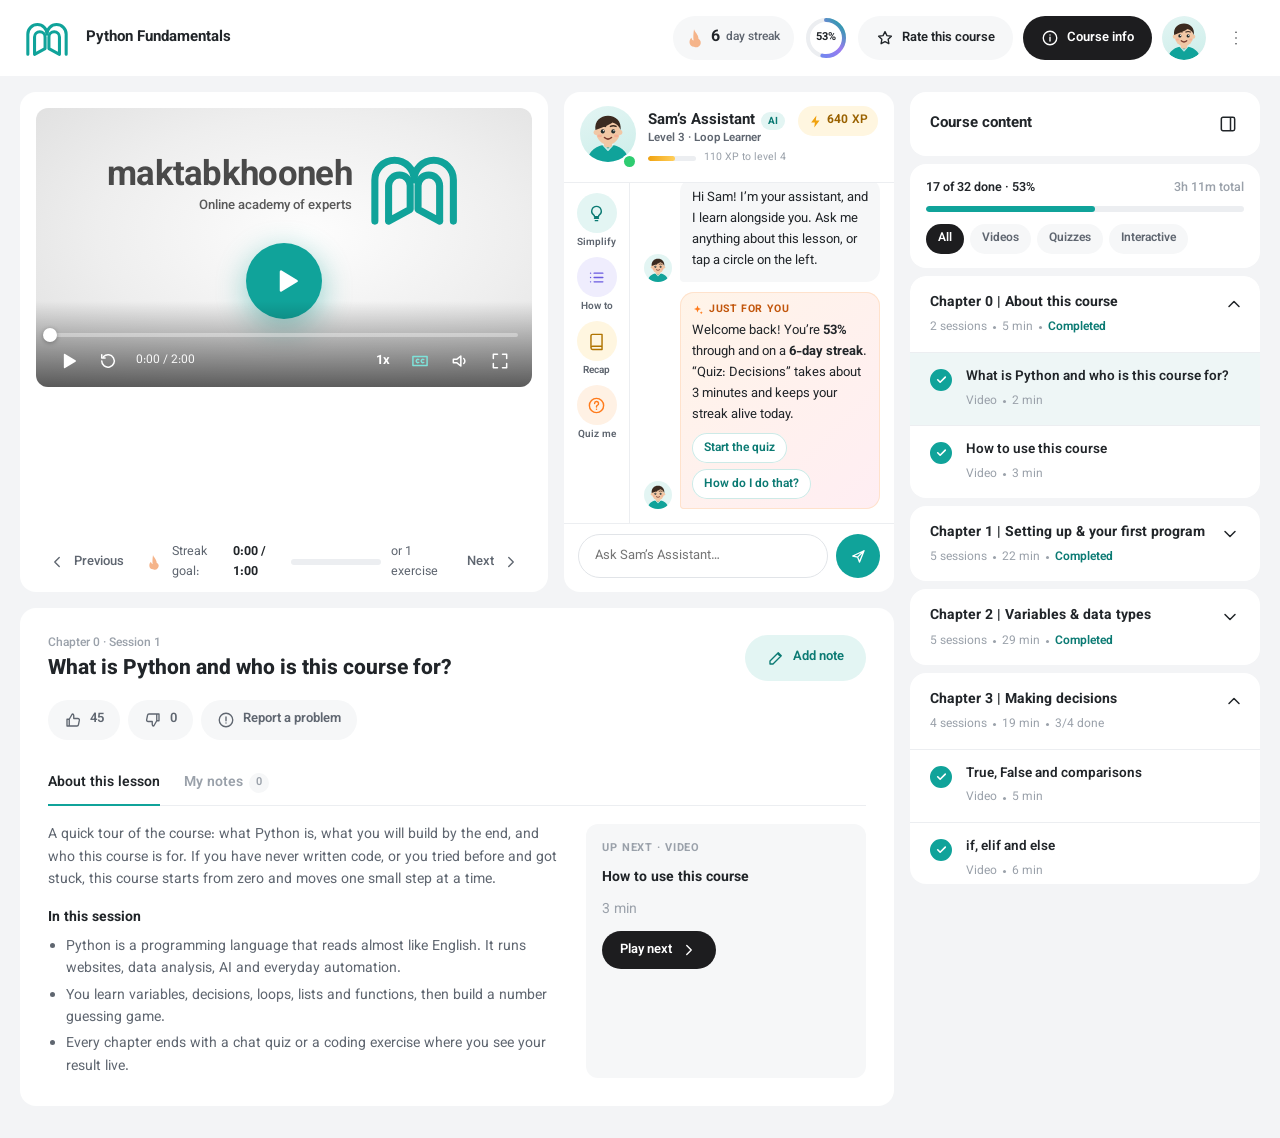
<file: index.html>
<!doctype html>
<html lang="en" dir="ltr">
<head>
  <meta charset="utf-8">
  <meta name="viewport" content="width=device-width, initial-scale=1, viewport-fit=cover">
  <title>Python Fundamentals – Maktabkhooneh</title>
  <link rel="preconnect" href="https://fonts.googleapis.com">
  <link rel="preconnect" href="https://fonts.gstatic.com" crossorigin>
  <link rel="stylesheet" href="https://fonts.googleapis.com/css2?family=Vazirmatn:wght@400;500;600;700;800&display=swap">
  <link rel="stylesheet" href="css/course.css">
</head>
<body data-page="course">

  <!-- ============ Header ============ -->
  <header class="topbar">
    <div class="topbar__start">
      <a class="brand" href="#" aria-label="Maktabkhooneh home">
        <svg class="brand__logo" viewBox="0 0 48 40" aria-hidden="true">
          <path d="M4 37V16a10 10 0 0 1 20 0 10 10 0 0 1 20 0v21" />
          <path d="M11 37V19a5.5 5.5 0 0 1 11 0v12l-11 6" />
          <path d="M37 37V19a5.5 5.5 0 0 0-11 0v12l11 6" />
        </svg>
      </a>
      <h1 class="topbar__title" id="courseTitle">Python Fundamentals</h1>
    </div>

    <div class="topbar__end">
      <div class="streak-wrap">
        <button class="streak-badge" id="streakBadge" type="button" aria-haspopup="dialog" aria-expanded="false">
          <span class="streak-badge__flame" data-icon="flame"></span>
          <span class="streak-badge__count" id="streakCount">6</span>
          <span class="streak-badge__label">day streak</span>
        </button>
        <div class="popover streak-pop" id="streakPop" role="dialog" aria-label="Your learning streak" hidden></div>
      </div>

      <div class="progress-ring" id="progressRing" title="Course progress">
        <svg viewBox="0 0 44 44" aria-hidden="true">
          <defs>
            <linearGradient id="ringGrad" x1="0" y1="0" x2="1" y2="1">
              <stop offset="0" stop-color="#5b8def" />
              <stop offset=".55" stop-color="#9b7bf0" />
              <stop offset="1" stop-color="#10a39a" />
            </linearGradient>
          </defs>
          <circle class="progress-ring__track" cx="22" cy="22" r="18" />
          <circle class="progress-ring__value" id="progressRingValue" cx="22" cy="22" r="18" />
        </svg>
        <span id="progressRingLabel">55%</span>
      </div>

      <button class="pill pill--soft hide-sm" id="rateBtn" type="button">
        <span data-icon="star"></span><span>Rate this course</span>
      </button>
      <button class="pill pill--solid" id="infoBtn" type="button">
        <span data-icon="info"></span><span class="hide-xs">Course info</span>
      </button>
      <button class="icon-btn icon-btn--soft avatar-btn" id="accountBtn" type="button" aria-label="Your profile"><span class="avatar" data-avatar></span></button>

      <div class="menu-wrap">
        <button class="icon-btn" id="menuBtn" type="button" aria-label="More options" aria-haspopup="menu" aria-expanded="false"><span data-icon="dots"></span></button>
        <div class="popover menu" id="menu" role="menu" hidden>
          <a role="menuitem" href="create.html"><span data-icon="sparkles"></span>Create a course with AI</a>
          <button role="menuitem" type="button" data-menu="profile"><span data-icon="user"></span>Edit your character</button>
          <button role="menuitem" type="button" data-menu="rate"><span data-icon="star"></span>Rate this course</button>
          <button role="menuitem" type="button" data-menu="complete"><span data-icon="trophy"></span>Demo: complete everything</button>
          <button role="menuitem" type="button" data-menu="reset"><span data-icon="rewind"></span>Demo: reset progress</button>
        </div>
      </div>
    </div>
  </header>

  <!-- ============ Main layout ============ -->
  <main class="layout">

    <!-- Video -->
    <section class="card video-card" aria-label="Lesson video">
      <div class="player" id="player">
        <div class="player__poster">
          <div class="poster-logo">
            <div class="poster-logo__text">
              <span class="poster-logo__word">maktabkhooneh</span>
              <span class="poster-logo__tag">Online academy of experts</span>
            </div>
            <svg class="poster-logo__mark" viewBox="0 0 48 40" aria-hidden="true">
              <path d="M4 37V16a10 10 0 0 1 20 0 10 10 0 0 1 20 0v21" />
              <path d="M11 37V19a5.5 5.5 0 0 1 11 0v12l-11 6" />
              <path d="M37 37V19a5.5 5.5 0 0 0-11 0v12l11 6" />
            </svg>
          </div>
        </div>
        <p class="player__caption" id="caption" aria-live="polite" hidden></p>
        <button class="player__big-play" id="bigPlay" type="button" aria-label="Play video"><span data-icon="play"></span></button>

        <div class="player__controls">
          <div class="scrub" id="scrub" role="slider" tabindex="0" aria-label="Seek" aria-valuemin="0" aria-valuemax="100" aria-valuenow="0">
            <div class="scrub__fill" id="scrubFill"></div>
            <div class="scrub__knob" id="scrubKnob"></div>
          </div>
          <div class="player__row">
            <button class="ctrl" id="playBtn" type="button" aria-label="Play"><span data-icon="play"></span></button>
            <button class="ctrl" id="rewBtn" type="button" aria-label="Back 10 seconds"><span data-icon="rewind"></span></button>
            <span class="player__time" id="time">0:00 / 2:00</span>
            <span class="spacer"></span>
            <button class="ctrl ctrl--text" id="speedBtn" type="button" aria-label="Playback speed">1x</button>
            <button class="ctrl is-on" id="ccBtn" type="button" aria-label="Captions"><span data-icon="cc"></span></button>
            <button class="ctrl" type="button" aria-label="Volume"><span data-icon="volume"></span></button>
            <button class="ctrl" id="fsBtn" type="button" aria-label="Full screen"><span data-icon="fullscreen"></span></button>
          </div>
        </div>
      </div>

      <div class="video-card__bar">
        <button class="pill pill--ghost" id="prevBtn" type="button"><span data-icon="chevronLeft"></span><span class="hide-xs">Previous</span></button>
        <div class="streak-goal" id="streakGoal"></div>
        <button class="pill pill--ghost" id="nextBtn" type="button"><span class="hide-xs">Next</span><span data-icon="chevronRight"></span></button>
      </div>
    </section>

    <!-- AI assistant -->
    <div class="ai-slot">
      <section class="card ai-card" aria-label="Your AI assistant">
        <div class="ai-head">
          <button class="ai-head__who" id="assistantHead" type="button" aria-label="Edit your assistant’s look">
            <span class="avatar avatar--lg" id="assistantFace" data-avatar data-mood="happy"></span>
          </button>
          <div class="ai-head__text">
            <strong><span data-assistant-name>Sam’s Assistant</span> <span class="ai-badge">AI</span></strong>
            <span class="ai-level" id="levelName">Level 3 · Loop Learner</span>
            <span class="ai-progress">
              <span class="bar bar--xp"><span class="bar__fill" id="levelBar"></span></span>
              <span class="muted" id="levelNext">110 XP to level 4</span>
            </span>
          </div>
          <span class="xp-chip" id="xpChip" title="Learning score"><span data-icon="bolt"></span><b id="xpValue">640</b> XP</span>
        </div>

        <div class="quiz-bar" id="quizBar" hidden></div>

        <div class="ai-body">
          <nav class="ai-rail" id="aiRail" aria-label="Quick help from your assistant">
            <button class="orb orb--brand" type="button" data-orb="simplify"><span class="orb__c"><span data-icon="bulb"></span><i class="orb__dot"></i></span><span class="orb__l">Simplify</span></button>
            <button class="orb orb--violet" type="button" data-orb="howto"><span class="orb__c"><span data-icon="list"></span><i class="orb__dot"></i></span><span class="orb__l">How to</span></button>
            <button class="orb orb--gold" type="button" data-orb="recap"><span class="orb__c"><span data-icon="book"></span><i class="orb__dot"></i></span><span class="orb__l">Recap</span></button>
            <button class="orb orb--flame" type="button" data-orb="quiz"><span class="orb__c"><span data-icon="question"></span><i class="orb__dot"></i></span><span class="orb__l">Quiz me</span></button>
          </nav>
          <div class="ai-feed" id="aiFeed" aria-live="polite"></div>
        </div>

        <form class="ai-input" id="aiForm" autocomplete="off">
          <input id="aiText" type="text" placeholder="Ask your assistant…" aria-label="Message your assistant">
          <button class="send-btn" type="submit" aria-label="Send"><span data-icon="send"></span></button>
        </form>
      </section>
    </div>

    <!-- Lesson details -->
    <section class="card details" aria-label="Lesson details">
      <div class="details__head">
        <div class="details__titles">
          <span class="eyebrow" id="lessonEyebrow">Chapter 0 · Session 1</span>
          <h2 class="details__title" id="lessonTitle">What is Python and who is this course for?</h2>
        </div>
        <button class="pill pill--brand" id="addNoteBtn" type="button"><span data-icon="pencil"></span>Add note</button>
      </div>

      <div class="details__actions">
        <button class="pill pill--outline" id="likeBtn" type="button" aria-pressed="false"><span data-icon="thumbUp"></span><span id="likeCount">45</span></button>
        <button class="pill pill--outline" id="dislikeBtn" type="button" aria-pressed="false"><span data-icon="thumbDown"></span><span id="dislikeCount">0</span></button>
        <button class="pill pill--outline" id="reportBtn" type="button"><span data-icon="alert"></span>Report a problem</button>
      </div>

      <div class="tabs" role="tablist">
        <button class="tab is-active" role="tab" type="button" data-tab="about" aria-selected="true">About this lesson</button>
        <button class="tab" role="tab" type="button" data-tab="notes" aria-selected="false">My notes <span class="tab__count" id="notesCount">0</span></button>
      </div>

      <div class="tab-panel" id="panel-about" role="tabpanel"></div>
      <div class="tab-panel" id="panel-notes" role="tabpanel" hidden>
        <form class="note-form" id="noteForm">
          <label class="note-form__label" for="noteText">Note at <b id="noteStamp">0:00</b></label>
          <textarea id="noteText" rows="3" placeholder="Write what you want to remember from this moment…"></textarea>
          <div class="note-form__row">
            <span class="muted">Notes are saved with the video time.</span>
            <button class="pill pill--solid" type="submit">Save note</button>
          </div>
        </form>
        <ul class="notes" id="notesList"></ul>
      </div>
    </section>

    <!-- Course content sidebar -->
    <aside class="card sidebar" id="sidebar" aria-label="Course content">
      <div class="sidebar__head">
        <h2>Course content</h2>
        <button class="icon-btn" id="collapseAll" type="button" aria-label="Collapse all chapters"><span data-icon="sidebar"></span></button>
      </div>
      <div class="sidebar__summary">
        <div class="sidebar__summary-row">
          <span id="sumText">24 of 44 done</span>
          <span class="muted" id="sumTime">4h 12m total</span>
        </div>
        <div class="bar"><div class="bar__fill" id="sumBar"></div></div>
        <div class="filters" role="group" aria-label="Filter content">
          <button type="button" class="filter is-active" data-filter="all">All</button>
          <button type="button" class="filter" data-filter="video">Videos</button>
          <button type="button" class="filter" data-filter="quiz">Quizzes</button>
          <button type="button" class="filter" data-filter="exercise">Interactive</button>
        </div>
      </div>
      <div class="sidebar__scroll">
        <div class="chapters" id="chapters"></div>
        <div class="onsite" id="onsite"></div>
      </div>
    </aside>
  </main>

  <!-- Modal + toasts -->
  <div class="modal" id="modal" hidden>
    <div class="modal__backdrop" data-close></div>
    <div class="modal__card" role="dialog" aria-modal="true" aria-labelledby="modalTitle">
      <button class="icon-btn modal__close" type="button" aria-label="Close" data-close><span data-icon="close"></span></button>
      <div id="modalBody"></div>
    </div>
  </div>
  <div class="toasts" id="toasts" aria-live="polite"></div>

  <script src="js/core.js"></script>
  <script src="js/course.js"></script>
</body>
</html>
</file>
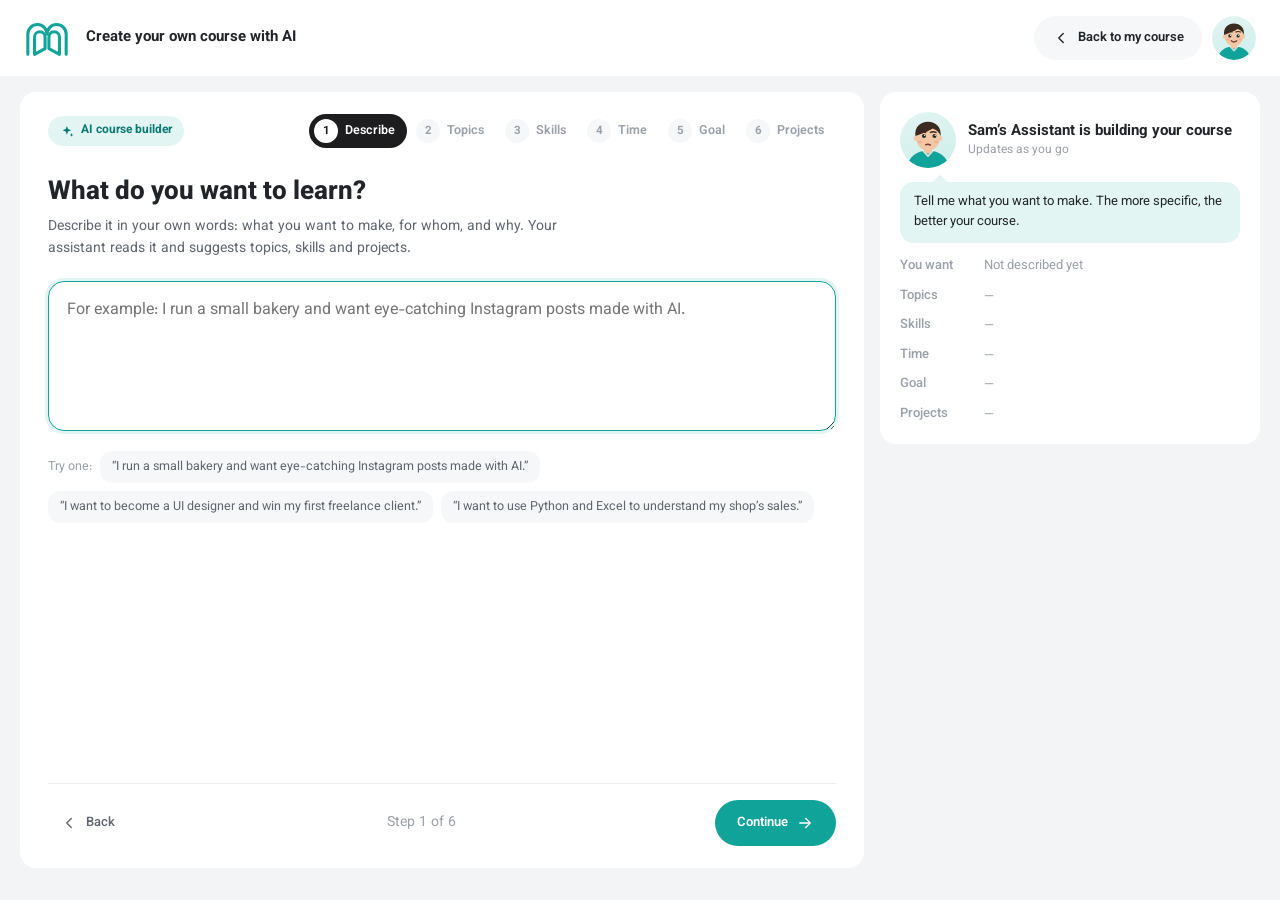
<file: create.html>
<!doctype html>
<html lang="en" dir="ltr">
<head>
  <meta charset="utf-8">
  <meta name="viewport" content="width=device-width, initial-scale=1, viewport-fit=cover">
  <title>Create a Course with AI – Maktabkhooneh</title>
  <link rel="preconnect" href="https://fonts.googleapis.com">
  <link rel="preconnect" href="https://fonts.gstatic.com" crossorigin>
  <link rel="stylesheet" href="https://fonts.googleapis.com/css2?family=Vazirmatn:wght@400;500;600;700;800&display=swap">
  <link rel="stylesheet" href="css/course.css">
  <link rel="stylesheet" href="css/create.css">
</head>
<body data-page="create">

  <header class="topbar">
    <div class="topbar__start">
      <a class="brand" href="index.html" aria-label="Maktabkhooneh home">
        <svg class="brand__logo" viewBox="0 0 48 40" aria-hidden="true">
          <path d="M4 37V16a10 10 0 0 1 20 0 10 10 0 0 1 20 0v21" />
          <path d="M11 37V19a5.5 5.5 0 0 1 11 0v12l-11 6" />
          <path d="M37 37V19a5.5 5.5 0 0 0-11 0v12l11 6" />
        </svg>
      </a>
      <h1 class="topbar__title">Create your own course with AI</h1>
    </div>
    <div class="topbar__end">
      <a class="pill pill--soft" href="index.html"><span data-icon="chevronLeft"></span><span class="hide-xs">Back to my course</span></a>
      <button class="icon-btn icon-btn--soft avatar-btn" id="accountBtn" type="button" aria-label="Your profile"><span class="avatar" data-avatar></span></button>
    </div>
  </header>

  <main class="builder">
    <section class="card wizard" aria-label="Course builder">
      <div class="wizard__top">
        <span class="r-eyebrow"><span data-icon="sparkles"></span>AI course builder</span>
        <ol class="stepper" id="stepper" aria-label="Steps"></ol>
      </div>
      <div class="wizard__body" id="wizBody" aria-live="polite"></div>
      <div class="wizard__foot" id="wizFoot">
        <button class="pill pill--ghost" id="backBtn" type="button"><span data-icon="chevronLeft"></span>Back</button>
        <span class="muted" id="stepCount">Step 1 of 6</span>
        <button class="pill pill--primary" id="nextBtn" type="button">Continue</button>
      </div>
    </section>

    <aside class="card plan" id="plan" aria-label="Your course so far"></aside>
  </main>

  <div class="modal" id="modal" hidden>
    <div class="modal__backdrop" data-close></div>
    <div class="modal__card" role="dialog" aria-modal="true" aria-labelledby="modalTitle">
      <button class="icon-btn modal__close" type="button" aria-label="Close" data-close><span data-icon="close"></span></button>
      <div id="modalBody"></div>
    </div>
  </div>
  <div class="toasts" id="toasts" aria-live="polite"></div>

  <script src="js/core.js"></script>
  <script src="js/create.js"></script>
</body>
</html>
</file>
<file: css/course.css>
/* Course player – Maktabkhooneh visual language (teal brand, soft grey canvas,
   white rounded cards, pill buttons), mirrored for English / LTR. */
:root {
  --bg: #f3f4f6;
  --surface: #ffffff;
  --surface-2: #f6f7f8;
  --line: #eceef1;
  --line-2: #e1e4e8;
  --ink: #212529;
  --ink-2: #5f6670;
  --ink-3: #9aa1aa;
  --brand: #10a39a;
  --brand-600: #0c8c84;
  --brand-ink: #0b7a73;
  --brand-soft: #e3f5f3;
  --row-active: #eef6f6;
  --solid: #1d1d1f;
  --flame: #ff7a1a;
  --flame-soft: #fff1e4;
  --gold: #f0a20f;
  --gold-soft: #fff6e0;
  --danger: #e5484d;
  --danger-soft: #fdeded;
  --radius: 16px;
  --radius-sm: 12px;
  --header-h: 76px;
  --font: "Vazirmatn", system-ui, -apple-system, "Segoe UI", Roboto, Arial, sans-serif;
}

*, *::before, *::after { box-sizing: border-box; }
html { -webkit-text-size-adjust: 100%; }
body {
  margin: 0;
  font-family: var(--font);
  font-size: 14px;
  line-height: 1.6;
  color: var(--ink);
  background: var(--bg);
}
button, input, textarea { font: inherit; color: inherit; }
button { cursor: pointer; background: none; border: 0; padding: 0; }
button:disabled { cursor: not-allowed; }
:focus-visible { outline: 2px solid var(--brand); outline-offset: 2px; }
[hidden] { display: none !important; }
h1, h2, h3, p { margin: 0; }
.muted { color: var(--ink-3); }
[data-icon] { display: inline-flex; }
.spacer { flex: 1; }

.ico { width: 20px; height: 20px; flex: none; display: block; }
.ico path, .ico circle { fill: none; stroke: currentColor; stroke-width: 1.8; stroke-linecap: round; stroke-linejoin: round; }
.ico--fill path { fill: currentColor; stroke: none; }

/* ---------- Header ---------- */
.topbar {
  position: sticky; top: 0; z-index: 30;
  height: var(--header-h);
  display: flex; align-items: center; justify-content: space-between; gap: 16px;
  padding: 0 max(24px, env(safe-area-inset-right)) 0 max(24px, env(safe-area-inset-left));
  background: var(--surface);
}
.topbar__start { display: flex; align-items: center; gap: 16px; min-width: 0; }
.brand { display: flex; }
.brand__logo { width: 46px; height: 40px; }
.brand__logo path, .poster-logo__mark path { fill: none; stroke: var(--brand); stroke-width: 3.2; stroke-linecap: round; stroke-linejoin: round; }
.topbar__title { font-size: 15px; font-weight: 700; white-space: nowrap; overflow: hidden; text-overflow: ellipsis; }
.topbar__end { display: flex; align-items: center; gap: 10px; flex: none; }

.pill {
  display: inline-flex; align-items: center; gap: 8px;
  height: 44px; padding: 0 18px; border-radius: 999px;
  font-size: 13px; font-weight: 600; white-space: nowrap;
  transition: background .15s, color .15s, border-color .15s;
}
.pill .ico { width: 18px; height: 18px; }
.pill--solid { background: var(--solid); color: #fff; }
.pill--solid:hover { background: #000; }
.pill--soft { background: var(--surface-2); }
.pill--soft:hover { background: var(--line); }
.pill--brand { background: var(--brand-soft); color: var(--brand-ink); height: 46px; padding: 0 22px; }
.pill--brand:hover { background: #d3efec; }
.pill--outline { background: var(--surface-2); height: 40px; padding: 0 16px; color: var(--ink-2); }
.pill--outline:hover { background: var(--line); }
.pill--outline[aria-pressed="true"] { background: var(--brand-soft); color: var(--brand-ink); }
.pill--ghost { height: 36px; padding: 0 12px; color: var(--ink-2); font-weight: 500; }
.pill--ghost:hover { background: var(--surface-2); color: var(--ink); }
.pill--primary { background: var(--brand); color: #fff; }
.pill--primary:hover { background: var(--brand-600); }
.pill--primary:disabled { background: var(--line-2); color: var(--ink-3); }

.icon-btn { width: 40px; height: 40px; border-radius: 50%; display: grid; place-items: center; color: var(--ink); }
.icon-btn:hover { background: var(--surface-2); }
.icon-btn--soft { width: 44px; height: 44px; background: var(--surface-2); }

.progress-ring { position: relative; width: 44px; height: 44px; display: grid; place-items: center; font-size: 11px; font-weight: 700; }
.progress-ring svg { position: absolute; inset: 0; transform: rotate(-90deg); }
.progress-ring circle { fill: none; stroke-width: 4; }
.progress-ring__track { stroke: var(--line); }
.progress-ring__value { stroke: url(#ringGrad); stroke-linecap: round; transition: stroke-dashoffset .6s ease; }

/* Streak badge */
.streak-wrap, .menu-wrap { position: relative; }
.streak-badge {
  display: inline-flex; align-items: center; gap: 6px;
  height: 44px; padding: 0 14px 0 10px; border-radius: 999px;
  background: var(--surface-2); color: var(--ink-2); font-weight: 700;
  transition: background .2s, color .2s;
}
.streak-badge:hover { background: var(--line); }
.streak-badge__flame { color: #f5b48a; display: flex; }
.streak-badge__flame .ico { width: 22px; height: 22px; }
.streak-badge__count { font-size: 16px; color: var(--ink); }
.streak-badge__label { font-size: 12px; font-weight: 500; }
.streak-badge.is-lit { background: var(--flame-soft); color: #b8530a; }
.streak-badge.is-lit .streak-badge__flame { color: var(--flame); }
.streak-badge.is-pop { animation: pop .6s ease; }
@keyframes pop { 0%{transform:scale(1)} 40%{transform:scale(1.14)} 100%{transform:scale(1)} }

.popover {
  position: absolute; top: calc(100% + 10px); right: 0; z-index: 40;
  background: var(--surface); border-radius: var(--radius);
  box-shadow: 0 12px 40px rgba(17, 24, 39, .14), 0 0 0 1px var(--line);
}
.menu { min-width: 250px; padding: 8px; display: grid; }
.menu button, .menu a { display: flex; align-items: center; gap: 10px; padding: 10px 12px; border-radius: 10px; text-align: left; font-weight: 500; }
.menu button:hover, .menu a:hover { background: var(--surface-2); }
.menu a { color: inherit; text-decoration: none; }
.menu .ico { width: 18px; height: 18px; color: var(--ink-2); }

.streak-pop { width: 340px; padding: 20px; }
.sp-head { display: flex; align-items: center; gap: 12px; }
.sp-flame { width: 48px; height: 48px; border-radius: 14px; background: var(--flame-soft); color: var(--flame); display: grid; place-items: center; }
.sp-flame .ico { width: 28px; height: 28px; }
.sp-head strong { display: block; font-size: 18px; line-height: 1.3; }
.sp-week { display: grid; grid-template-columns: repeat(7, 1fr); gap: 6px; margin: 18px 0 16px; text-align: center; }
.sp-day { display: grid; gap: 4px; justify-items: center; font-size: 11px; color: var(--ink-3); }
.sp-dot { width: 34px; height: 34px; border-radius: 50%; display: grid; place-items: center; background: var(--surface-2); color: var(--ink-3); }
.sp-dot .ico { width: 18px; height: 18px; }
.sp-day.is-done .sp-dot { background: var(--flame); color: #fff; }
.sp-day.is-today .sp-dot { box-shadow: 0 0 0 2px var(--surface), 0 0 0 4px var(--flame); }
.sp-day.is-today { color: var(--ink); font-weight: 700; }
.sp-goal { background: var(--surface-2); border-radius: var(--radius-sm); padding: 14px; display: grid; gap: 10px; }
.sp-goal__title { font-weight: 700; font-size: 13px; }
.sp-task { display: grid; grid-template-columns: 22px 1fr auto; gap: 8px; align-items: center; font-size: 13px; }
.sp-task .tick { width: 22px; height: 22px; border-radius: 50%; border: 2px solid var(--line-2); display: grid; place-items: center; color: #fff; }
.sp-task.is-done .tick { background: var(--brand); border-color: var(--brand); }
.sp-task .tick .ico { width: 14px; height: 14px; }
.sp-or { font-size: 11px; color: var(--ink-3); text-transform: uppercase; letter-spacing: .08em; padding-left: 30px; }
.sp-foot { margin-top: 12px; font-size: 12px; color: var(--ink-2); }

/* ---------- Layout ---------- */
.layout {
  display: grid;
  grid-template-columns: minmax(0, 1fr) 330px 350px;
  grid-template-areas:
    "video ai side"
    "details details side";
  gap: 16px;
  align-items: start;
  padding: 16px max(20px, env(safe-area-inset-right)) 32px max(20px, env(safe-area-inset-left));
  max-width: 1680px; margin: 0 auto;
}
.card { background: var(--surface); border-radius: var(--radius); }
.video-card { grid-area: video; padding: 16px 16px 10px; align-self: stretch; display: flex; flex-direction: column; }
.ai-slot { grid-area: ai; align-self: stretch; position: relative; min-height: 500px; }
.ai-card { position: absolute; inset: 0; }
.details { grid-area: details; }
.sidebar { grid-area: side; }

/* ---------- Player ---------- */
.player {
  position: relative; aspect-ratio: 16 / 9; max-width: 100%;
  border-radius: var(--radius-sm); overflow: hidden;
  background: radial-gradient(ellipse at 55% 45%, #fdfdfd 0%, #eeeeee 55%, #dedede 100%);
  user-select: none;
  container-type: inline-size;
}
.player__poster { position: absolute; inset: 0; display: grid; place-items: center; }
.poster-logo { display: flex; align-items: center; gap: 3cqw; transform: translateY(-12cqw); }
.poster-logo__mark { width: 19cqw; flex: none; }
.poster-logo__mark path { stroke-width: 3.6; }
.poster-logo__text { display: grid; flex: 1; text-align: right; }
.poster-logo__word { font-size: 7cqw; font-weight: 700; color: #4a4a4a; letter-spacing: -.02em; line-height: 1.1; }
.poster-logo__tag { font-size: 2.65cqw; color: #5a5a5a; font-weight: 500; }
.player.is-playing .player__poster { opacity: .55; transition: opacity .4s; }
.player.is-playing .poster-logo { transform: none; transition: transform .4s; }

.player__caption {
  position: absolute; left: 50%; bottom: 74px; transform: translateX(-50%);
  max-width: 82%; padding: 6px 14px; border-radius: 8px;
  background: rgba(0, 0, 0, .72); color: #fff; font-size: clamp(12px, 1.2vw, 16px); text-align: center; line-height: 1.5;
}
.player__big-play {
  position: absolute; left: 50%; top: 62%; transform: translate(-50%, -50%);
  width: 76px; height: 76px; border-radius: 50%;
  background: var(--brand); color: #fff; display: grid; place-items: center;
  box-shadow: 0 8px 30px rgba(16, 163, 154, .45);
  transition: transform .15s, background .15s;
}
.player__big-play:hover { transform: translate(-50%, -50%) scale(1.06); background: var(--brand-600); }
.player__big-play .ico { width: 30px; height: 30px; margin-left: 4px; }
.player.is-playing .player__big-play { display: none; }

.player__controls {
  position: absolute; left: 0; right: 0; bottom: 0;
  padding: 26px 14px 8px;
  background: linear-gradient(to top, rgba(0, 0, 0, .6), rgba(0, 0, 0, 0));
  color: #fff;
}
.scrub { position: relative; height: 16px; cursor: pointer; display: flex; align-items: center; }
.scrub::before { content: ""; position: absolute; left: 0; right: 0; height: 4px; border-radius: 4px; background: rgba(255, 255, 255, .35); }
.scrub__fill { position: absolute; left: 0; height: 4px; border-radius: 4px; background: var(--brand); width: 0; }
.scrub__knob { position: absolute; width: 14px; height: 14px; border-radius: 50%; background: #fff; transform: translateX(-50%); left: 0; box-shadow: 0 1px 4px rgba(0,0,0,.3); }
.player__row { display: flex; align-items: center; gap: 4px; }
.ctrl { width: 36px; height: 36px; border-radius: 8px; display: grid; place-items: center; color: #fff; }
.ctrl:hover { background: rgba(255, 255, 255, .15); }
.ctrl--text { width: auto; padding: 0 8px; font-weight: 700; font-size: 13px; }
.ctrl.is-on { color: #7ee3da; }
.player__time { font-size: 12px; font-variant-numeric: tabular-nums; padding-left: 6px; opacity: .95; }
.player:fullscreen { border-radius: 0; }

.video-card__bar { display: flex; align-items: center; gap: 8px; padding-top: 10px; margin-top: auto; }
.streak-goal { flex: 1; min-width: 0; display: flex; align-items: center; justify-content: center; gap: 10px; font-size: 12.5px; color: var(--ink-2); }
.streak-goal .ico { width: 18px; height: 18px; color: #f5b48a; }
.streak-goal.is-done .ico { color: var(--flame); }
.streak-goal .mini-bar { width: 90px; height: 6px; border-radius: 6px; background: var(--line); overflow: hidden; flex: none; }
.streak-goal .mini-bar i { display: block; height: 100%; background: var(--flame); border-radius: 6px; transition: width .3s; }
.streak-goal b { color: var(--ink); font-variant-numeric: tabular-nums; }

/* ---------- AI assistant ---------- */
.ai-card { display: flex; flex-direction: column; overflow: hidden; }
.ai-head { display: flex; align-items: center; gap: 12px; padding: 14px 16px 12px; }
.ai-head__text { display: grid; line-height: 1.35; flex: 1; min-width: 0; }
.ai-head__text strong { font-size: 15px; display: flex; align-items: center; gap: 6px; }
.ai-badge { height: 18px; padding: 0 7px; border-radius: 999px; background: var(--brand-soft); color: var(--brand-ink); font-size: 10px; font-weight: 700; display: inline-grid; place-items: center; white-space: nowrap; }
.ai-level { font-size: 11.5px; font-weight: 600; color: var(--ink-2); white-space: nowrap; overflow: hidden; text-overflow: ellipsis; }
.ai-progress { display: flex; align-items: center; gap: 8px; margin-top: 4px; font-size: 10.5px; white-space: nowrap; }
.xp-chip { display: inline-flex; align-items: center; gap: 4px; height: 30px; padding: 0 10px; border-radius: 999px; background: var(--gold-soft); color: #9a6200; font-size: 12px; font-weight: 600; align-self: flex-start; }
.xp-chip .ico { width: 15px; height: 15px; color: var(--gold); }
.xp-chip b { font-variant-numeric: tabular-nums; }
.xp-chip.is-pop { animation: pop .5s ease; }
.bar { height: 6px; border-radius: 6px; background: var(--line); overflow: hidden; }
.bar__fill { display: block; height: 100%; border-radius: 6px; background: var(--brand); width: 0; transition: width .5s ease; }
.bar--xp { flex: 1; height: 5px; }
.bar--xp .bar__fill { background: linear-gradient(90deg, var(--gold), #ffcf5c); }

/* The assistant: a 2D character of the learner */
.avatar { display: inline-grid; flex: none; overflow: hidden; border-radius: 50%; }
.avatar__svg { width: 100%; height: 100%; display: block; }
.avatar--lg { width: 56px; height: 56px; background: linear-gradient(160deg, #e3f5f3, #cdeeea); }
.avatar--sm { width: 28px; height: 28px; background: var(--brand-soft); }
.avatar--xl { width: 112px; height: 112px; background: linear-gradient(160deg, #e3f5f3, #cdeeea); }
.ai-head__who { position: relative; border-radius: 50%; flex: none; }
.ai-head__who::after { content: ""; position: absolute; right: 1px; bottom: 3px; width: 11px; height: 11px; border-radius: 50%; background: #2ecc71; box-shadow: 0 0 0 2px var(--surface); }
.ai-head__who:hover .avatar { box-shadow: 0 0 0 3px var(--brand-soft); }
.a-arc, .a-line, .a-zz, .a-mouth { display: none; }
.a-mouth--happy { display: inline; }
.a-open { transform-origin: 32px 29px; animation: a-blink 5s infinite; }
.a-pupils { transition: transform .3s ease; }
.avatar--sm .a-open { animation: none; }
[data-mood="think"] .a-pupils { transform: translate(1.4px, -1.6px); }
[data-mood="think"] .a-mouth--happy, [data-mood="cheer"] .a-mouth--happy, [data-mood="sleepy"] .a-mouth--happy { display: none; }
[data-mood="think"] .a-mouth--think { display: inline; }
[data-mood="cheer"] .a-mouth--cheer { display: inline; }
[data-mood="cheer"] .a-open, [data-mood="sleepy"] .a-open { display: none; }
[data-mood="cheer"] .a-arc { display: inline; }
[data-mood="sleepy"] .a-line, [data-mood="sleepy"] .a-zz, [data-mood="sleepy"] .a-mouth--sleepy { display: inline; }
[data-mood="cheer"] .avatar__svg { animation: a-hop .5s ease 2; }
[data-mood="sleepy"] .avatar__svg { animation: a-sway 3s ease-in-out infinite; transform-origin: 50% 90%; }
@keyframes a-blink { 0%, 93%, 100% { transform: scaleY(1); } 96% { transform: scaleY(.1); } }
@keyframes a-hop { 0%, 100% { transform: translateY(0); } 40% { transform: translateY(-3px); } }
@keyframes a-sway { 0%, 100% { transform: rotate(-3deg); } 50% { transform: rotate(3deg); } }
.avatar-btn { padding: 0; overflow: hidden; }
.avatar-btn .avatar { width: 100%; height: 100%; background: linear-gradient(160deg, #e3f5f3, #cdeeea); }

/* Quiz in progress, shown above the chat */
.quiz-bar { display: flex; align-items: center; gap: 10px; margin: 0 14px 10px; padding: 8px 8px 8px 10px; border-radius: 12px; background: #efedfd; color: #4b3dbb; animation: rise .25s ease; }
.quiz-bar__ic { width: 30px; height: 30px; border-radius: 9px; background: #fff; display: grid; place-items: center; flex: none; }
.quiz-bar__ic .ico { width: 17px; height: 17px; }
.quiz-bar__t { display: grid; line-height: 1.3; flex: 1; min-width: 0; font-size: 12px; }
.quiz-bar__t b { font-size: 12.5px; white-space: nowrap; overflow: hidden; text-overflow: ellipsis; }
.quiz-bar__dots { display: flex; gap: 4px; }
.quiz-bar__dots i { width: 8px; height: 8px; border-radius: 50%; background: #d6d1fa; }
.quiz-bar__dots i.is-done { background: #6a5ae0; }
.quiz-bar__dots i.is-now { background: #fff; box-shadow: 0 0 0 2px #6a5ae0; }
.quiz-bar__x { width: 28px; height: 28px; border-radius: 50%; display: grid; place-items: center; color: #6a5ae0; }
.quiz-bar__x:hover { background: #fff; }
.quiz-bar__x .ico { width: 14px; height: 14px; }

/* Help circles beside the chat */
.ai-body { flex: 1; min-height: 0; display: flex; border-top: 1px solid var(--line); }
.ai-rail { flex: none; width: 66px; display: flex; flex-direction: column; align-items: center; gap: 8px; padding: 10px 0; border-right: 1px solid var(--line); overflow-y: auto; scrollbar-width: none; }
.orb { display: grid; justify-items: center; gap: 3px; font-size: 10px; line-height: 1.3; font-weight: 600; color: var(--ink-2); }
.orb__c { position: relative; width: 40px; height: 40px; border-radius: 50%; display: grid; place-items: center; transition: transform .15s; }
.orb:hover .orb__c { transform: scale(1.08); }
.orb:hover .orb__l { color: var(--ink); }
.orb__c .ico { width: 19px; height: 19px; }
.orb--flame .orb__c { background: var(--flame-soft); color: var(--flame); }
.orb--brand .orb__c { background: var(--brand-soft); color: var(--brand-ink); }
.orb--violet .orb__c { background: #efedfd; color: #6a5ae0; }
.orb--gold .orb__c { background: var(--gold-soft); color: #b07400; }
.orb__dot { position: absolute; top: 0; right: 0; width: 11px; height: 11px; border-radius: 50%; background: var(--danger); box-shadow: 0 0 0 2px var(--surface); display: none; }
.orb.has-dot .orb__dot { display: block; }
.orb.has-dot .orb__c { animation: orb-pulse 1.8s ease-out infinite; }
@keyframes orb-pulse { 0% { box-shadow: 0 0 0 0 currentColor; } 70%, 100% { box-shadow: 0 0 0 8px transparent; } }

.ai-feed { flex: 1; min-width: 0; min-height: 0; overflow-y: auto; padding: 14px 14px; display: flex; flex-direction: column; gap: 10px; scroll-behavior: smooth; }
.msg { max-width: 92%; padding: 10px 12px; border-radius: 14px; font-size: 13px; line-height: 1.6; animation: rise .25s ease; }
@keyframes rise { from { transform: translateY(6px); opacity: .4; } to { transform: none; opacity: 1; } }
.msg-row { display: flex; align-items: flex-end; gap: 8px; animation: rise .25s ease; }
.msg-row .msg { max-width: calc(100% - 34px); animation: none; }
.msg--ai { background: var(--surface-2); border-bottom-left-radius: 4px; }
.msg__title { display: flex; align-items: center; gap: 6px; font-weight: 700; margin-bottom: 2px; }
.msg__title .ico { width: 16px; height: 16px; }
.msg__title--flame .ico { color: var(--flame); }
.msg__title--brand .ico { color: var(--brand); }
.msg__title--quiz { color: #4b3dbb; }
.msg__title--quiz .ico { color: #6a5ae0; }
.msg code { font-family: "JetBrains Mono", ui-monospace, SFMono-Regular, Menlo, monospace; font-size: .92em; padding: 1px 5px; border-radius: 5px; background: rgba(17, 24, 39, .07); }
.msg pre { margin: 8px 0 4px; padding: 10px 12px; border-radius: 10px; background: #13201f; color: #d8f3ef; overflow-x: auto; font-size: 12px; line-height: 1.55; }
.msg pre code { background: none; padding: 0; color: inherit; font-size: inherit; }
.msg ol { margin: 6px 0 0; padding-left: 20px; display: grid; gap: 3px; }

/* Motivation from the learner’s behaviour: its own colour, with suggested next steps */
.msg--coach { background: linear-gradient(135deg, #fff4e8 0%, #ffeef3 100%); border-bottom-left-radius: 4px; box-shadow: inset 0 0 0 1px #ffe2cc; }
.msg__label { display: flex; align-items: center; gap: 5px; font-size: 10.5px; font-weight: 700; letter-spacing: .06em; text-transform: uppercase; color: #c2560c; margin-bottom: 3px; }
.msg__label .ico { width: 12px; height: 12px; color: var(--flame); }
.msg__actions--rec button { background: #fff; color: #9a3f06; box-shadow: inset 0 0 0 1px #ffd2b0; }
.msg__actions--rec button:hover { background: #fff1e4; }

/* Chat quiz */
.msg--question { background: #f3f1fe; box-shadow: inset 0 0 0 1px #e1dcfc; }
.q-num { display: block; font-size: 10.5px; font-weight: 700; letter-spacing: .06em; text-transform: uppercase; color: #6a5ae0; margin-bottom: 2px; }
.msg--question .msg__actions button { color: #4b3dbb; box-shadow: inset 0 0 0 1px #d6d1fa; }
.msg--question .msg__actions button:hover { background: #fff; box-shadow: inset 0 0 0 1px #6a5ae0; }
.quiz-result { display: flex; align-items: baseline; gap: 8px; padding: 8px 12px; margin-bottom: 6px; border-radius: 10px; }
.quiz-result b { font-size: 22px; font-weight: 800; font-variant-numeric: tabular-nums; }
.quiz-result span { font-size: 12px; font-weight: 600; }
.quiz-result.is-pass { background: var(--brand-soft); color: var(--brand-ink); }
.quiz-result.is-fail { background: var(--danger-soft); color: var(--danger); }
.msg--user { background: var(--brand); color: #fff; border-bottom-right-radius: 4px; align-self: flex-end; }
.msg ul { margin: 6px 0 0; padding-left: 18px; }
.msg__actions { display: flex; flex-wrap: wrap; gap: 6px; margin-top: 8px; }
.msg__actions button {
  min-height: 30px; padding: 5px 12px; border-radius: 15px; font-size: 12px; font-weight: 600; line-height: 1.35; text-align: left;
  background: var(--surface); color: var(--brand-ink); box-shadow: inset 0 0 0 1px #cdeae7;
}
.msg__actions button:hover { background: var(--brand-soft); }
.msg__actions button.is-right { background: var(--brand); color: #fff; box-shadow: none; }
.msg__actions button.is-wrong { background: var(--danger-soft); color: var(--danger); box-shadow: none; }
.msg__actions button:disabled { cursor: default; }

.typing { display: inline-flex; gap: 4px; padding: 12px 14px; }
.typing i { width: 6px; height: 6px; border-radius: 50%; background: var(--ink-3); animation: blink 1s infinite; }
.typing i:nth-child(2) { animation-delay: .15s; }
.typing i:nth-child(3) { animation-delay: .3s; }
@keyframes blink { 0%, 80%, 100% { opacity: .25; } 40% { opacity: 1; } }

.ai-input { display: flex; gap: 8px; padding: 10px 14px 14px; border-top: 1px solid var(--line); }
.ai-input input { flex: 1; min-width: 0; height: 44px; padding: 0 16px; border-radius: 999px; border: 1px solid var(--line-2); background: var(--surface); font-size: 13px; }
.ai-input input:focus { outline: none; border-color: var(--brand); box-shadow: 0 0 0 3px var(--brand-soft); }
.send-btn { width: 44px; height: 44px; border-radius: 50%; background: var(--brand); color: #fff; display: grid; place-items: center; flex: none; }
.send-btn:hover { background: var(--brand-600); }
.send-btn .ico { width: 18px; height: 18px; }

/* ---------- Lesson details ---------- */
.details { padding: 24px 28px 28px; }
.details__head { display: flex; align-items: center; justify-content: space-between; gap: 16px; flex-wrap: wrap; }
.details__titles { min-width: 0; }
.eyebrow { font-size: 12px; color: var(--ink-3); font-weight: 500; }
.details__title { font-size: 21px; font-weight: 800; line-height: 1.4; text-wrap: balance; }
.details__actions { display: flex; gap: 8px; flex-wrap: wrap; margin-top: 16px; }
.tabs { display: flex; gap: 24px; border-bottom: 1px solid var(--line); margin-top: 22px; }
.tab { padding: 10px 0; font-weight: 600; color: var(--ink-3); border-bottom: 2px solid transparent; margin-bottom: -1px; display: inline-flex; align-items: center; gap: 6px; }
.tab.is-active { color: var(--ink); border-color: var(--brand); }
.tab__count { min-width: 20px; height: 20px; padding: 0 6px; border-radius: 999px; background: var(--surface-2); font-size: 11px; display: inline-grid; place-items: center; }
.tab-panel { padding-top: 18px; }
.about { display: grid; grid-template-columns: minmax(0, 1fr) 280px; gap: 28px; }
.about p { color: var(--ink-2); max-width: 68ch; }
.about h3 { font-size: 14px; margin: 16px 0 6px; }
.about ul { margin: 0; padding-left: 18px; color: var(--ink-2); display: grid; gap: 4px; }
.up-next { background: var(--surface-2); border-radius: var(--radius-sm); padding: 16px; display: grid; gap: 10px; align-content: start; }
.up-next__label { font-size: 11px; letter-spacing: .08em; text-transform: uppercase; color: var(--ink-3); font-weight: 700; }
.up-next__title { font-weight: 700; line-height: 1.5; }
.up-next .pill { justify-self: start; height: 38px; }

.note-form { display: grid; gap: 8px; }
.note-form__label { font-size: 12.5px; color: var(--ink-2); }
.note-form__label b { color: var(--brand-ink); }
.note-form textarea { width: 100%; resize: vertical; border: 1px solid var(--line-2); border-radius: var(--radius-sm); padding: 12px 14px; font-size: 13.5px; }
.note-form textarea:focus { outline: none; border-color: var(--brand); box-shadow: 0 0 0 3px var(--brand-soft); }
.note-form__row { display: flex; justify-content: space-between; align-items: center; gap: 12px; font-size: 12px; }
.note-form__row .pill { height: 38px; }
.notes { list-style: none; margin: 16px 0 0; padding: 0; display: grid; gap: 8px; }
.notes li { display: grid; grid-template-columns: auto 1fr; gap: 12px; padding: 12px 14px; background: var(--surface-2); border-radius: var(--radius-sm); font-size: 13px; }
.notes .stamp { height: 24px; padding: 0 8px; border-radius: 999px; background: var(--brand-soft); color: var(--brand-ink); font-weight: 700; font-size: 12px; font-variant-numeric: tabular-nums; }
.notes .stamp:hover { background: #d3efec; }
.notes .notes-empty { display: block; background: none; padding: 0; color: var(--ink-3); font-size: 13px; }

/* ---------- Sidebar ---------- */
.sidebar {
  background: transparent;
  position: sticky; top: calc(var(--header-h) + 16px);
  max-height: calc(100vh - var(--header-h) - 32px);
  display: flex; flex-direction: column; gap: 8px;
}
.sidebar__head { background: var(--surface); border-radius: var(--radius); display: flex; align-items: center; justify-content: space-between; padding: 12px 12px 12px 20px; }
.sidebar__head h2 { font-size: 15px; font-weight: 700; }
.sidebar__summary { background: var(--surface); border-radius: var(--radius); padding: 14px 16px; display: grid; gap: 8px; }
.sidebar__summary-row { display: flex; justify-content: space-between; font-size: 12.5px; font-weight: 600; }
.sidebar__summary-row .muted { font-weight: 500; }
.filters { display: flex; gap: 6px; flex-wrap: wrap; margin-top: 4px; }
.filter { height: 30px; padding: 0 12px; border-radius: 999px; font-size: 12px; font-weight: 600; color: var(--ink-2); background: var(--surface-2); }
.filter:hover { background: var(--line); }
.filter.is-active { background: var(--solid); color: #fff; }
.sidebar__scroll { flex: 1 1 auto; overflow-y: auto; display: flex; flex-direction: column; gap: 8px; min-height: 0; border-radius: var(--radius); scrollbar-width: thin; }

.chapters { display: grid; gap: 8px; }
.sidebar__scroll > * { flex: none; }
.chapter { background: var(--surface); border-radius: var(--radius); overflow: hidden; }
.chapter__head { width: 100%; display: grid; grid-template-columns: 1fr 24px; gap: 12px; align-items: start; text-align: left; padding: 16px 16px 14px 20px; }
.chapter__title { font-weight: 700; font-size: 14px; line-height: 1.6; }
.chapter__meta { display: flex; align-items: center; gap: 6px; font-size: 12px; color: var(--ink-3); margin-top: 4px; }
.chapter__meta .dot { width: 3px; height: 3px; border-radius: 50%; background: var(--ink-3); }
.chapter__meta .done-tag { color: var(--brand-ink); font-weight: 600; }
.chapter__chev { color: var(--ink); margin-top: 2px; transition: transform .2s; }
.chapter.is-open .chapter__chev { transform: rotate(180deg); }
.chapter__items { display: none; border-top: 1px solid var(--line); }
.chapter.is-open .chapter__items { display: block; }

.item { width: 100%; display: grid; grid-template-columns: 24px 1fr; gap: 12px; align-items: start; text-align: left; padding: 14px 16px 14px 20px; border-top: 1px solid var(--line); transition: background .15s; }
.item:first-child { border-top: 0; }
.item:hover { background: var(--surface-2); }
.item.is-active { background: var(--row-active); }
.item__status { width: 22px; height: 22px; border-radius: 50%; border: 2px solid var(--line-2); display: grid; place-items: center; color: #fff; margin-top: 2px; }
.item__status .ico { width: 13px; height: 13px; }
.item__status .ico path { stroke-width: 3; }
.item.is-done .item__status { background: var(--brand); border-color: var(--brand); }
.item--quiz:not(.is-done) .item__status { border: 0; background: #efedfd; color: #6a5ae0; }
.item--exercise:not(.is-done) .item__status { border: 0; background: #13201f; color: #7ee3da; }
.item--quiz:not(.is-done) .item__status .ico path, .item--exercise:not(.is-done) .item__status .ico path { stroke-width: 2.2; }
.item__title { display: block; font-size: 13.5px; font-weight: 600; line-height: 1.55; }
.item__meta { display: flex; align-items: center; gap: 6px; margin-top: 4px; font-size: 12px; color: var(--ink-3); }
.item__meta .dot { width: 3px; height: 3px; border-radius: 50%; background: var(--ink-3); }
.tag { display: inline-flex; align-items: center; gap: 4px; height: 22px; padding: 0 8px; border-radius: 999px; font-size: 11px; font-weight: 700; }
.tag .ico { width: 12px; height: 12px; }
.tag--ai { background: var(--brand-soft); color: var(--brand-ink); }
.tag--quiz { background: #efedfd; color: #5b4bd6; }
.tag--code { background: #13201f; color: #7ee3da; }
.tag--project { background: #efedfd; color: #5b4bd6; }
.item__src { display: flex; align-items: center; gap: 5px; margin-top: 4px; font-size: 11.5px; color: var(--ink-3); }
.item__src .ico { width: 13px; height: 13px; }
.tag--score { background: var(--surface-2); color: var(--ink-2); }

/* On-site bootcamp: compact */
.onsite { background: var(--surface); border-radius: var(--radius); padding: 14px; display: grid; gap: 12px; border: 1.5px dashed #b9e2de; }
.onsite.is-unlocked { border: 1.5px solid var(--brand); }
.onsite__top { display: grid; grid-template-columns: 34px minmax(0, 1fr) auto; gap: 10px; align-items: center; }
.onsite__lock { width: 34px; height: 34px; border-radius: 10px; display: grid; place-items: center; background: var(--brand-soft); color: var(--brand-ink); }
.onsite.is-unlocked .onsite__lock { background: var(--brand); color: #fff; }
.onsite__lock .ico { width: 17px; height: 17px; }
.onsite__name { display: grid; line-height: 1.35; min-width: 0; }
.onsite__name > b { font-size: 13.5px; }
.onsite__name > span { font-size: 11.5px; color: var(--ink-3); }
.onsite__cost { display: grid; justify-items: end; line-height: 1.35; font-variant-numeric: tabular-nums; }
.onsite__cost > b { font-size: 13px; }
.onsite__cost > span { font-size: 11px; color: var(--ink-3); white-space: nowrap; }
.onsite__off { color: var(--danger); font-weight: 700; }
.onsite__reqs { list-style: none; margin: 0; padding: 0; display: grid; grid-template-columns: repeat(3, minmax(0, 1fr)); gap: 6px; }
.onsite__reqs li { display: grid; justify-items: center; gap: 1px; padding: 8px 4px; border-radius: 10px; background: var(--surface-2); text-align: center; }
.onsite__reqs .ico { width: 15px; height: 15px; color: var(--ink-3); }
.onsite__reqs b { font-size: 15px; font-weight: 800; font-variant-numeric: tabular-nums; }
.onsite__reqs span { font-size: 10.5px; color: var(--ink-3); line-height: 1.25; }
.onsite__reqs li.is-done { background: var(--brand-soft); }
.onsite__reqs li.is-done .ico, .onsite__reqs li.is-done b { color: var(--brand-ink); }
.onsite .pill { width: 100%; justify-content: center; height: 38px; font-size: 12px; }
.onsite .pill--soft:disabled { color: var(--ink-3); }

/* Profile: edit your character */
.pf { display: grid; grid-template-columns: 150px minmax(0, 1fr); gap: 20px; margin-top: 16px; }
.pf-preview { display: grid; justify-items: center; align-content: start; gap: 8px; text-align: center; font-size: 13px; }
.pf-fields { display: grid; gap: 12px; }
.pf-label { font-size: 12px; font-weight: 600; color: var(--ink-2); }
.pf-input { height: 42px; padding: 0 14px; border-radius: 12px; border: 1.5px solid var(--line-2); font-size: 14px; margin-top: -6px; }
.pf-input:focus { outline: none; border-color: var(--brand); box-shadow: 0 0 0 3px var(--brand-soft); }
.pf-row { display: grid; gap: 6px; }
.pf-swatches { display: flex; flex-wrap: wrap; gap: 8px; }
.pf-swatch { width: 30px; height: 30px; border-radius: 50%; background: var(--c); box-shadow: inset 0 0 0 1px rgba(0, 0, 0, .1); }
.pf-swatch.is-on, .pf-style.is-on { box-shadow: 0 0 0 2px var(--surface), 0 0 0 4px var(--brand); }
.pf-style { width: 44px; height: 44px; border-radius: 50%; }
.pf-style .avatar { width: 44px; height: 44px; background: var(--surface-2); }

/* ---------- Modal ---------- */
.modal { position: fixed; inset: 0; z-index: 60; display: grid; place-items: center; padding: 20px; }
.modal__backdrop { position: absolute; inset: 0; background: rgba(17, 24, 39, .45); }
.modal__card { position: relative; width: min(620px, 100%); max-height: calc(100vh - 40px); overflow-y: auto; background: var(--surface); border-radius: 20px; padding: 28px; box-shadow: 0 24px 60px rgba(0, 0, 0, .2); }
.modal__close { position: absolute; top: 14px; right: 14px; }
.m-eyebrow { display: inline-flex; align-items: center; gap: 6px; font-size: 12px; font-weight: 700; }
.m-title { font-size: 20px; font-weight: 800; line-height: 1.4; margin: 6px 40px 4px 0; text-wrap: balance; }
.m-sub { color: var(--ink-2); font-size: 13px; }
.m-steps { display: flex; gap: 6px; margin: 18px 0; }
.m-steps i { flex: 1; height: 4px; border-radius: 4px; background: var(--line); }
.m-steps i.is-on { background: var(--brand); }
.m-q { font-size: 15.5px; font-weight: 700; line-height: 1.6; }
.options { display: grid; gap: 8px; margin-top: 14px; }
.option { display: grid; grid-template-columns: 28px 1fr; gap: 10px; align-items: center; text-align: left; padding: 12px 14px; border-radius: var(--radius-sm); border: 1.5px solid var(--line-2); font-size: 13.5px; transition: border-color .15s, background .15s; }
.option:hover { border-color: var(--brand); }
.option__key { width: 28px; height: 28px; border-radius: 8px; background: var(--surface-2); display: grid; place-items: center; font-weight: 700; font-size: 12px; color: var(--ink-2); }
.option.is-picked { border-color: var(--brand); background: var(--row-active); }
.option.is-picked .option__key { background: var(--brand); color: #fff; }
.option.is-right { border-color: var(--brand); background: var(--brand-soft); }
.option.is-wrong { border-color: var(--danger); background: var(--danger-soft); }
.prompt-box { width: 100%; margin-top: 14px; border: 1.5px solid var(--line-2); border-radius: var(--radius-sm); padding: 12px 14px; font-size: 13.5px; resize: vertical; min-height: 110px; }
.prompt-box:focus { outline: none; border-color: var(--brand); box-shadow: 0 0 0 3px var(--brand-soft); }
.feedback { margin-top: 14px; padding: 14px; border-radius: var(--radius-sm); background: var(--surface-2); font-size: 13px; display: grid; gap: 8px; }
.feedback__head { display: flex; align-items: center; gap: 8px; font-weight: 700; }
.feedback__head .ico { width: 18px; height: 18px; color: var(--brand); }
.rubric { list-style: none; margin: 0; padding: 0; display: grid; gap: 6px; }
.rubric li { display: grid; grid-template-columns: 18px 1fr; gap: 8px; align-items: start; color: var(--ink-2); }
.rubric li .ico { width: 16px; height: 16px; margin-top: 3px; }
.rubric li.ok .ico { color: var(--brand); }
.rubric li.miss .ico { color: var(--danger); }
.rubric b { color: var(--ink); }
.m-foot { display: flex; justify-content: space-between; align-items: center; gap: 12px; margin-top: 22px; }
.m-foot .pill { height: 44px; }
.result { text-align: center; display: grid; justify-items: center; gap: 8px; padding: 8px 0; }
.result__ring { width: 120px; height: 120px; border-radius: 50%; display: grid; place-items: center; font-size: 28px; font-weight: 800; }
.result__ring.pass { background: conic-gradient(var(--brand) var(--p), var(--line) 0); }
.result__ring.fail { background: conic-gradient(var(--danger) var(--p), var(--line) 0); }
.result__ring span { width: 96px; height: 96px; border-radius: 50%; background: var(--surface); display: grid; place-items: center; }
.result h3 { font-size: 19px; font-weight: 800; }
.result p { color: var(--ink-2); max-width: 46ch; }
.result .xp-chip { margin-top: 4px; }
.info-grid { display: grid; grid-template-columns: repeat(2, minmax(0, 1fr)); gap: 10px; margin-top: 18px; }
.info-grid div { background: var(--surface-2); border-radius: var(--radius-sm); padding: 12px 14px; }
.info-grid span { display: block; font-size: 11.5px; color: var(--ink-3); }
.info-grid b { font-size: 14px; }
.stars { display: flex; gap: 6px; margin: 18px 0 8px; }
.stars button { color: var(--line-2); }
.stars button .ico { width: 36px; height: 36px; }
.stars button.is-on { color: var(--gold); }
.stars button.is-on .ico path { fill: currentColor; }
.cohorts { display: grid; gap: 8px; margin-top: 16px; }
.cohort { display: grid; grid-template-columns: 20px 1fr auto; gap: 12px; align-items: center; padding: 12px 14px; border-radius: var(--radius-sm); border: 1.5px solid var(--line-2); cursor: pointer; font-size: 13px; }
.cohort:has(input:checked) { border-color: var(--brand); background: var(--row-active); }
.cohort input { accent-color: var(--brand); width: 18px; height: 18px; margin: 0; }
.cohort b { display: block; }
.summary { margin-top: 16px; padding: 14px; border-radius: var(--radius-sm); background: var(--surface-2); display: grid; gap: 6px; font-size: 13px; }
.summary div { display: flex; justify-content: space-between; font-variant-numeric: tabular-nums; }
.summary .total { font-weight: 800; font-size: 15px; border-top: 1px solid var(--line-2); padding-top: 8px; margin-top: 2px; }
.summary .save { color: var(--brand-ink); font-weight: 600; }

/* ---------- Toasts ---------- */
.toasts { position: fixed; left: 50%; bottom: max(24px, env(safe-area-inset-bottom)); transform: translateX(-50%); z-index: 80; display: grid; gap: 8px; justify-items: center; pointer-events: none; }
.toast { display: inline-flex; align-items: center; gap: 8px; padding: 10px 16px; border-radius: 999px; background: var(--solid); color: #fff; font-size: 13px; font-weight: 600; box-shadow: 0 10px 30px rgba(0, 0, 0, .2); animation: rise .25s ease; }
.toast .ico { width: 18px; height: 18px; }
.toast--flame .ico { color: #ffa25c; }
.toast--xp .ico { color: #ffcf5c; }
.toast--brand .ico { color: #5fd6cc; }

/* ---------- Responsive ---------- */
@media (max-width: 1279px) {
  .layout {
    grid-template-columns: minmax(0, 1fr) 340px;
    grid-template-areas: "video side" "ai side" "details side";
  }
  .ai-slot { min-height: 0; height: 520px; }
  .about { grid-template-columns: 1fr; }
}
@media (max-width: 899px) {
  :root { --header-h: 64px; }
  .layout { grid-template-columns: minmax(0, 1fr); grid-template-areas: "video" "ai" "details" "side"; padding-left: max(16px, env(safe-area-inset-left)); padding-right: max(16px, env(safe-area-inset-right)); }
  .sidebar { position: static; max-height: none; }
  .sidebar__scroll { overflow: visible; }
  .topbar { padding: 0 max(16px, env(safe-area-inset-right)) 0 max(16px, env(safe-area-inset-left)); }
  .topbar__title { display: none; }
  .hide-sm { display: none; }
  .streak-badge__label { display: none; }
  .details { padding: 20px; }
  .video-card { padding: 10px 10px 6px; }
  .player__caption { bottom: 64px; }
  .player__big-play { width: 52px; height: 52px; top: 57%; }
  .player__big-play .ico { width: 22px; height: 22px; }
  .streak-pop { position: fixed; top: calc(var(--header-h) + 8px); left: 16px; right: 16px; width: auto; }
}
@media (max-width: 520px) {
  .hide-xs { display: none; }
  .pill--solid { padding: 0 13px; }
  .topbar__end { gap: 6px; }
  .icon-btn--soft { display: none; }
  .streak-goal .mini-bar { width: 56px; }
  .ai-slot { height: 560px; }
  .ai-rail { width: 62px; }
  .pf { grid-template-columns: 1fr; }
  .modal__card { padding: 22px 18px; }
  .info-grid { grid-template-columns: 1fr; }
}
@media (prefers-reduced-motion: reduce) {
  *, *::before, *::after { animation: none !important; transition: none !important; scroll-behavior: auto !important; }
}
</file>
<file: css/create.css>
/* Create a course with AI: wizard on the left, a live plan from Maki on the right. */

.builder {
  display: grid; grid-template-columns: minmax(0, 1fr) 380px; gap: 16px; align-items: start;
  max-width: 1440px; margin: 0 auto;
  padding: 16px max(20px, env(safe-area-inset-right)) 32px max(20px, env(safe-area-inset-left));
}
a.pill { text-decoration: none; color: inherit; }

/* Wizard */
.wizard { padding: 22px 28px; display: flex; flex-direction: column; min-height: calc(100vh - var(--header-h) - 48px); }
.wizard__top { display: flex; align-items: center; justify-content: space-between; gap: 12px 16px; flex-wrap: wrap; }
.r-eyebrow { display: inline-flex; align-items: center; gap: 6px; height: 30px; padding: 0 12px; border-radius: 999px; background: var(--brand-soft); color: var(--brand-ink); font-size: 12px; font-weight: 700; justify-self: start; }
.r-eyebrow .ico { width: 15px; height: 15px; }
.stepper { list-style: none; display: flex; flex-wrap: wrap; gap: 4px; margin: 0; padding: 0; }
.stepper button { display: inline-flex; align-items: center; gap: 7px; height: 34px; padding: 0 12px 0 5px; border-radius: 999px; font-size: 12.5px; font-weight: 600; color: var(--ink-3); }
.stepper button:not(:disabled):hover { background: var(--surface-2); color: var(--ink); }
.stepper button:disabled { cursor: default; }
.stepper .n { width: 24px; height: 24px; border-radius: 50%; background: var(--surface-2); display: grid; place-items: center; font-size: 11.5px; font-weight: 700; }
.stepper .n .ico { width: 13px; height: 13px; }
.stepper .n .ico path { stroke-width: 3; }
.stepper .is-done button { color: var(--brand-ink); }
.stepper .is-done .n { background: var(--brand); color: #fff; }
.stepper .is-current button { background: var(--solid); color: #fff; }
.stepper .is-current .n { background: #fff; color: var(--solid); }

.wizard__body { flex: 1; padding: 28px 0 24px; }
.w-step { animation: rise .25s ease; }
.w-title { font-size: 26px; font-weight: 800; line-height: 1.3; text-wrap: balance; }
.w-sub { color: var(--ink-2); margin-top: 6px; max-width: 64ch; }
.w-label { font-weight: 700; margin: 22px 0 10px; }
.wizard__foot { display: flex; justify-content: space-between; align-items: center; gap: 12px; padding-top: 16px; border-top: 1px solid var(--line); }
.wizard__foot .pill--primary { height: 46px; padding: 0 22px; }
.wizard__foot .pill--primary .ico { width: 18px; height: 18px; }

.chipset { display: flex; flex-wrap: wrap; gap: 6px; }
.chip-s { display: inline-flex; align-items: center; gap: 5px; height: 26px; padding: 0 10px; border-radius: 999px; background: var(--surface); font-size: 12px; font-weight: 600; color: var(--ink-2); box-shadow: inset 0 0 0 1px var(--line); }
.chip-s .ico { width: 13px; height: 13px; }
.chip-s--goal { color: #9a6200; background: var(--gold-soft); box-shadow: none; }

/* Step 1: describe */
.desc-box { width: 100%; min-height: 150px; margin-top: 20px; border: 1.5px solid var(--line-2); border-radius: 16px; padding: 16px 18px; font-size: 16px; line-height: 1.6; resize: vertical; background: var(--surface); }
.desc-box:focus { outline: none; border-color: var(--brand); box-shadow: 0 0 0 3px var(--brand-soft); }
.examples { display: flex; flex-wrap: wrap; align-items: center; gap: 8px; margin-top: 12px; font-size: 12.5px; }
.example { padding: 7px 12px; border-radius: 12px; background: var(--surface-2); color: var(--ink-2); text-align: left; font-size: 12.5px; line-height: 1.45; }
.example:hover { background: var(--brand-soft); color: var(--brand-ink); }
.understood { display: flex; align-items: flex-start; gap: 10px; margin-top: 18px; padding: 14px 16px; border-radius: 14px; background: var(--brand-soft); animation: rise .25s ease; }
.understood p { margin-bottom: 8px; }
.understood > p { margin: 3px 0 0; }

/* Step 2: topics */
.topic-grid { display: grid; grid-template-columns: repeat(auto-fill, minmax(210px, 1fr)); gap: 10px; margin-top: 22px; }
.topic { position: relative; display: grid; grid-template-columns: 40px minmax(0, 1fr); gap: 12px; align-items: center; text-align: left; padding: 14px; border-radius: 14px; border: 1.5px solid var(--line-2); background: var(--surface); transition: border-color .15s, background .15s; }
.topic:hover { border-color: var(--brand); }
.topic__ic { width: 40px; height: 40px; border-radius: 12px; background: var(--surface-2); color: var(--ink-2); display: grid; place-items: center; }
.topic__ic .ico { width: 19px; height: 19px; }
.topic b { display: block; font-size: 14px; line-height: 1.35; }
.topic small { color: var(--ink-3); font-size: 12px; }
.topic.is-on { border-color: var(--brand); background: var(--row-active); }
.topic.is-on .topic__ic { background: var(--brand); color: #fff; }
.topic__tag { position: absolute; top: -9px; right: 10px; height: 20px; padding: 0 8px; border-radius: 999px; background: var(--gold-soft); color: #9a6200; font-size: 10.5px; font-weight: 700; display: inline-grid; place-items: center; box-shadow: 0 0 0 2px var(--surface); }

/* Step 3: skills */
.skill-cards { display: grid; gap: 12px; margin-top: 22px; }
.skill-card { padding: 16px; border-radius: 14px; border: 1.5px solid var(--line-2); display: grid; gap: 12px; }
.skill-card__head { display: flex; align-items: center; justify-content: space-between; gap: 10px; flex-wrap: wrap; }
.skill-card__name { display: inline-flex; align-items: center; gap: 8px; font-weight: 700; }
.skill-card__name .ico { width: 18px; height: 18px; color: var(--brand-ink); }
.seg { display: inline-flex; flex-wrap: wrap; background: var(--surface-2); border-radius: 999px; padding: 3px; }
.seg button { height: 30px; padding: 0 12px; border-radius: 999px; font-size: 12px; font-weight: 600; color: var(--ink-2); }
.seg button.is-on { background: var(--surface); color: var(--ink); box-shadow: 0 1px 3px rgba(17, 24, 39, .12); }
.toggle-chip { display: inline-flex; align-items: center; gap: 6px; height: 34px; padding: 0 14px 0 10px; border-radius: 999px; border: 1.5px solid var(--line-2); font-size: 12.5px; font-weight: 600; color: var(--ink-2); background: var(--surface); }
.toggle-chip .ico { width: 15px; height: 15px; }
.toggle-chip:hover { border-color: var(--brand); }
.toggle-chip.is-on { border-color: var(--brand); background: var(--brand-soft); color: var(--brand-ink); }

/* Step 4: time */
.time-grid { display: grid; grid-template-columns: repeat(2, minmax(0, 1fr)); gap: 12px; margin-top: 22px; }
.time-card { display: grid; gap: 2px; padding: 18px; border-radius: 14px; background: var(--surface-2); cursor: pointer; }
.time-card .muted { font-size: 12.5px; font-weight: 600; }
.time-card .big { font-size: 36px; font-weight: 800; line-height: 1.15; font-variant-numeric: tabular-nums; }
.time-card .big small { font-size: 14px; font-weight: 600; color: var(--ink-2); }
.time-card input[type="range"] { width: 100%; accent-color: var(--brand); margin-top: 10px; }
.time-sum { display: flex; align-items: center; gap: 10px; margin-top: 18px; padding: 14px 16px; border-radius: 14px; background: var(--brand-soft); color: var(--brand-ink); font-size: 13.5px; }
.time-sum .ico { width: 20px; height: 20px; flex: none; }

/* Step 5: goal */
.goal-grid { display: grid; grid-template-columns: repeat(auto-fill, minmax(220px, 1fr)); gap: 10px; margin-top: 22px; }
.goal { position: relative; display: grid; gap: 6px; justify-items: start; text-align: left; padding: 16px; border-radius: 14px; border: 1.5px solid var(--line-2); background: var(--surface); }
.goal:hover { border-color: var(--brand); }
.goal b { font-size: 14.5px; }
.goal .muted { font-size: 12.5px; line-height: 1.5; }
.goal__ic { width: 38px; height: 38px; border-radius: 50%; background: var(--surface-2); color: var(--ink-2); display: grid; place-items: center; margin-bottom: 4px; }
.goal__ic .ico { width: 19px; height: 19px; }
.goal.is-on { border-color: var(--brand); background: var(--row-active); }
.goal.is-on .goal__ic { background: var(--brand); color: #fff; }

/* Step 6: projects */
.proj-grid { display: grid; grid-template-columns: repeat(auto-fill, minmax(260px, 1fr)); gap: 12px; margin-top: 22px; }
.proj { position: relative; display: grid; gap: 8px; align-content: start; text-align: left; padding: 18px 18px 16px; border-radius: 14px; border: 1.5px solid var(--line-2); background: var(--surface); }
.proj:hover { border-color: var(--brand); }
.proj__title { font-size: 15px; line-height: 1.4; padding-right: 30px; }
.proj .muted { font-size: 12.5px; line-height: 1.5; }
.proj ul { margin: 2px 0 0; padding-left: 18px; font-size: 12.5px; color: var(--ink-2); display: grid; gap: 2px; }
.proj__meta { display: flex; flex-wrap: wrap; gap: 6px; margin-top: 4px; }
.proj__check { position: absolute; top: 14px; right: 14px; width: 24px; height: 24px; border-radius: 50%; border: 2px solid var(--line-2); display: grid; place-items: center; color: #fff; }
.proj__check .ico { width: 14px; height: 14px; }
.proj__check .ico path { stroke-width: 3; }
.proj.is-on { border-color: var(--brand); background: var(--row-active); }
.proj.is-on .proj__check { background: var(--brand); border-color: var(--brand); }
.regen { margin-top: 14px; height: 40px; }

/* Building animation */
.building { display: grid; justify-items: center; gap: 18px; padding: 40px 0; text-align: center; }
.build-steps { list-style: none; margin: 0; padding: 0; display: grid; gap: 10px; text-align: left; }
.build-steps li { display: flex; align-items: center; gap: 10px; color: var(--ink-3); transition: color .3s; }
.build-steps .ico { width: 20px; height: 20px; padding: 3px; border-radius: 50%; background: var(--line); color: var(--surface); transition: background .3s; }
.build-steps .ico path { stroke-width: 3.2; }
.build-steps li.is-done { color: var(--ink); }
.build-steps li.is-done .ico { background: var(--brand); }

/* Result */
.result-view { display: grid; gap: 14px; animation: rise .25s ease; }
.r-stats { display: grid; grid-template-columns: repeat(4, minmax(0, 1fr)); gap: 10px; margin-top: 4px; }
.r-stats div { padding: 14px 16px; border-radius: 14px; background: var(--surface-2); display: grid; }
.r-stats b { font-size: 22px; font-weight: 800; line-height: 1.2; font-variant-numeric: tabular-nums; }
.r-stats span { font-size: 12px; color: var(--ink-3); }
.modules { display: grid; gap: 10px; }
.module { border: 1px solid var(--line); border-radius: 14px; overflow: hidden; }
.module__head { display: flex; justify-content: space-between; align-items: center; gap: 12px; flex-wrap: wrap; padding: 12px 16px; background: var(--surface-2); font-size: 13.5px; }
.module__head .muted { font-size: 12px; }
.r-item { display: grid; grid-template-columns: 30px minmax(0, 1fr) auto; gap: 12px; align-items: center; padding: 10px 12px 10px 16px; border-top: 1px solid var(--line); }
.r-item__ic { width: 30px; height: 30px; border-radius: 50%; display: grid; place-items: center; background: var(--surface-2); color: var(--ink-2); }
.r-item__ic .ico { width: 14px; height: 14px; }
.r-item--ex .r-item__ic { background: #13201f; color: #7ee3da; }
.r-item--quiz .r-item__ic { background: #efedfd; color: #6a5ae0; }
.r-item--project .r-item__ic { background: #efedfd; color: #5b4bd6; }
.r-item__body { display: grid; min-width: 0; }
.r-item__title { font-weight: 600; font-size: 13.5px; }
.r-item__meta { font-size: 12px; color: var(--ink-3); }
.r-item__src { display: inline-flex; align-items: center; gap: 4px; }
.r-item__src .ico { width: 12px; height: 12px; }
.r-item__btns { display: flex; gap: 2px; }
.r-item__btns button { width: 32px; height: 32px; border-radius: 8px; display: grid; place-items: center; color: var(--ink-3); }
.r-item__btns button:hover { background: var(--surface-2); color: var(--ink); }
.r-item__btns .ico { width: 16px; height: 16px; }
.price-box { display: flex; justify-content: space-between; align-items: center; gap: 16px; padding: 16px 18px; border-radius: 14px; background: var(--gold-soft); }
.price-box > div { display: grid; gap: 2px; }
.price-box .muted { font-size: 12.5px; }
.price-box__now { font-size: 14px; }
.price-box__now b { font-size: 22px; font-weight: 800; font-variant-numeric: tabular-nums; }
.result-actions { display: flex; justify-content: flex-end; gap: 10px; flex-wrap: wrap; }
.result-actions .pill { height: 48px; padding: 0 22px; }
.result-actions .pill .ico { width: 18px; height: 18px; }

/* Live plan */
.plan { position: sticky; top: calc(var(--header-h) + 16px); padding: 20px; display: grid; gap: 14px; max-height: calc(100vh - var(--header-h) - 32px); overflow-y: auto; }
.plan__head { display: flex; align-items: center; gap: 12px; }
.plan__head > div:last-child { display: grid; line-height: 1.4; }
.plan__head strong { font-size: 15px; }
.plan__head .muted { font-size: 12px; }
.plan__say { position: relative; padding: 11px 14px; border-radius: 14px; background: var(--brand-soft); font-size: 13px; line-height: 1.5; }
.plan__say::before { content: ""; position: absolute; top: -5px; left: 34px; width: 12px; height: 12px; background: inherit; border-radius: 2px; transform: rotate(45deg); }
.plan__rows { display: grid; gap: 10px; margin: 0; }
.plan__rows > div { display: grid; grid-template-columns: 74px minmax(0, 1fr); gap: 10px; font-size: 13px; line-height: 1.5; }
.plan__rows dt { color: var(--ink-3); font-weight: 500; }
.plan__rows dd { margin: 0; min-width: 0; overflow-wrap: anywhere; }
.estimate { display: grid; gap: 10px; padding: 16px; border-radius: 14px; background: var(--surface-2); }
.estimate__label { font-size: 11px; font-weight: 700; letter-spacing: .08em; text-transform: uppercase; color: var(--ink-3); }
.estimate__nums { display: grid; grid-template-columns: repeat(3, minmax(0, 1fr)); gap: 8px; text-align: center; }
.estimate__nums b { display: block; font-size: 20px; font-weight: 800; font-variant-numeric: tabular-nums; }
.estimate__nums small { font-size: 11.5px; color: var(--ink-3); }
.estimate .muted { font-size: 12px; }
.weeks { list-style: none; margin: 0; padding: 0; display: grid; gap: 8px; }
.week { padding: 12px 14px; border-radius: 12px; background: var(--surface-2); font-size: 12.5px; }
.week__head { display: flex; justify-content: space-between; margin-bottom: 4px; }
.week ul { margin: 0; padding-left: 16px; color: var(--ink-2); display: grid; gap: 2px; }

@media (max-width: 1023px) {
  .builder { grid-template-columns: minmax(0, 1fr); }
  .plan { position: static; max-height: none; }
  .wizard { min-height: 0; }
}
@media (max-width: 600px) {
  .builder { padding-left: max(16px, env(safe-area-inset-left)); padding-right: max(16px, env(safe-area-inset-right)); }
  .wizard { padding: 18px; }
  .w-title { font-size: 22px; }
  .stepper .lbl { display: none; }
  .stepper button { padding: 0 5px; }
  .stepper .is-current .lbl { display: inline; }
  .stepper .is-current button { padding-right: 12px; }
  .time-grid { grid-template-columns: 1fr; }
  .r-stats { grid-template-columns: repeat(2, minmax(0, 1fr)); }
  .price-box { align-items: flex-start; }
  .result-actions .pill { flex: 1; justify-content: center; }
}
</file>
